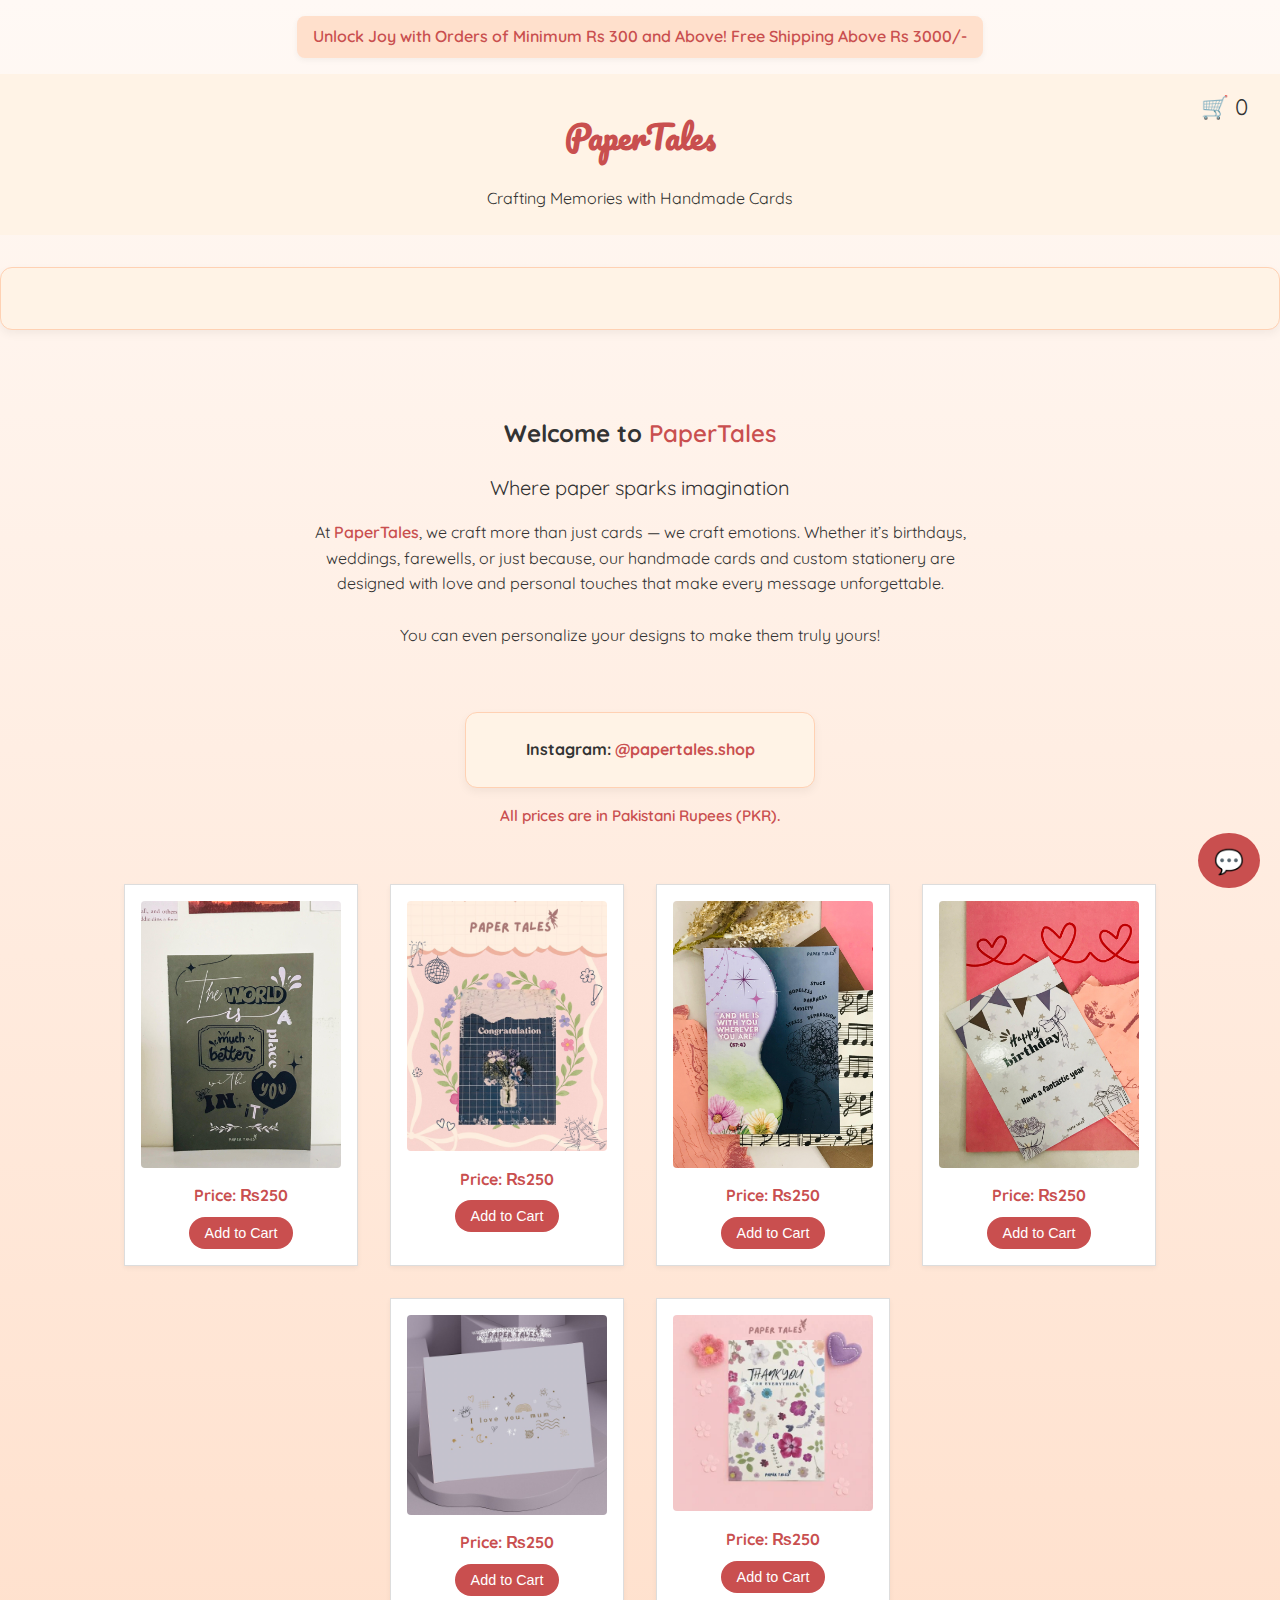
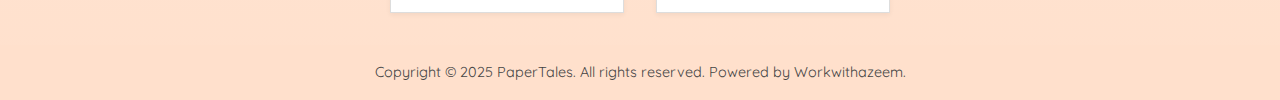
<file: index.html>
<!DOCTYPE html>
<html lang="en">
<head>
  <meta charset="UTF-8" />
  <meta name="viewport" content="width=device-width, initial-scale=1.0, maximum-scale=1">
  <meta name="description" content="Paper Tales offers custom handmade greeting cards and stationery for every occasion.">
  <meta name="keywords" content="handmade greeting cards, custom stationery, PaperTales, personalized cards">
  <meta name="author" content="PaperTales">
  <meta property="og:title" content="PaperTales - Handmade Greeting Cards" />
  <meta property="og:description" content="Custom handmade greeting cards and stationery with love." />
  <meta property="og:image" content="https://papertale.shop/images/sample-card.jpg" />
  <meta property="og:url" content="https://papertale.shop" />
  <meta name="twitter:card" content="summary_large_image" />
  <title>PaperTales - Home</title>
  <link href="https://fonts.googleapis.com/css2?family=Quicksand:wght@400;600&family=Pacifico&display=swap" rel="stylesheet">
  <link rel="stylesheet" href="Homestyles.css">
  <link rel="icon" href="favicon.ico" type="image/x-icon" />
  <link rel="canonical" href="https://papertale.shop/" />

  <style>
    #cartNotification {
  position: fixed;
  bottom: 20px;
  left: 50%;
  transform: translateX(-50%);
  background-color: #3c763d;
  color: white;
  padding: 12px 18px;
  border-radius: 8px;
  font-family: 'Quicksand', sans-serif;
  font-size: 14px;
  opacity: 0;
  pointer-events: none;
  transition: opacity 0.5s ease-in-out;
  z-index: 9999;
}

    

    #cartNotification.show {
      opacity: 1;
      pointer-events: auto;
    }
  </style>
</head>

<body>
  <div class="announcement-wrapper">
    <div class="announcement-bar">
      Unlock Joy with Orders of Minimum Rs 300 and Above! Free Shipping Above Rs 3000/-
    </div>
  </div>

  <header>
    <h1><a href="index.html" class="logo-link" aria-label="PaperTales Home">PaperTales</a></h1>
    <p>Crafting Memories with Handmade Cards</p>
    <a href="order.html" class="cart-icon" aria-label="Go to Order Page">
      🛒 <span id="cart-count">0</span>
    </a>
  </header>

  <div class="running-box">
    <div class="running-text">
      Welcome to PaperTales – Where Every Card Tells a Story
    </div>
  </div>

  <main role="main">
    <section>
      <div class="intro">
        <h2>Welcome to <span class="brand-highlight">PaperTales</span></h2>
        <p class="tagline">Where paper sparks imagination</p>
        <p class="description">
          At <span class="brand-highlight">PaperTales</span>, we craft more than just cards — we craft emotions.
          Whether it’s birthdays, weddings, farewells, or just because, our handmade cards and custom stationery are designed with love and personal touches that make every message unforgettable.
          <br><br>
          You can even personalize your designs to make them truly yours!
        </p>
      </div>

      <div class="insta-box">
        Instagram: <a href="https://www.instagram.com/papertales.shop" target="_blank">@papertales.shop</a>
      </div>

      <div class="currency-note">All prices are in Pakistani Rupees (PKR).</div>

      <div class="product-images" id="products">
        <div class="product">
          <img src="Card-For-You-Papertales.jpg" alt="Handmade 'Card For You' greeting card" loading="lazy" />
          <div class="product-details">
            <p>Price: ₨250</p>
            <button 
  onclick="addToCart({ title: 'Card For You', price: 250 })" 
  aria-label="Add 'Card For You' to cart"
>
  Add to Cart
</button>
          </div>
        </div>
        <div class="product">
          <img src="Congratulations-Card-Papertales.jpg" alt="Congratulations Card" loading="lazy" />
          <div class="product-details">
            <p>Price: ₨250</p>
            <button 
  onclick="addToCart({ title: 'Congratulations Card', price: 250 })" 
  aria-label="Add 'Congratulations Card' to cart"
>
  Add to Cart
</button>

          </div>
        </div>
        <div class="product">
          <img src="God-Bless-Card-Papertales.jpg" alt="God Bless Card" loading="lazy" />
          <div class="product-details">
            <p>Price: ₨250</p>
            <button 
  onclick="addToCart({ title: 'God Bless Card', price: 250 })" 
  aria-label="Add 'God Bless Card' to cart"
>
  Add to Cart
</button>

          </div>
        </div>
        <div class="product">
          <img src="Happy-Birthday-Card-Papertales.jpg" alt="Happy Birthday Card" loading="lazy" />
          <div class="product-details">
            <p>Price: ₨250</p>
            <button 
  onclick="addToCart({ title: 'Happy Birthday Card', price: 250 })" 
  aria-label="Add 'Happy Birthday Card' to cart"
>
  Add to Cart
</button>

          </div>
        </div>
        <div class="product">
          <img src="Mother's-Day-Card-Papertales.jpg" alt="Mother's Day Card" loading="lazy" />
          <div class="product-details">
            <p>Price: ₨250</p>
            <button 
  onclick="addToCart({ title: 'Mother\'s Day Card', price: 250 })" 
  aria-label="Add 'Mother's Day Card' to cart"
>
  Add to Cart
</button>

          </div>
        </div>
        <div class="product">
          <img src="Thank-You-Card-Papertales.jpg" alt="Thank You Card" loading="lazy" />
          <div class="product-details">
            <p>Price: ₨250</p>
            <button 
  onclick="addToCart({ title: 'Thank You Card', price: 250 })" 
  aria-label="Add 'Thank You Card' to cart"
>
  Add to Cart
</button>

          </div>
        </div>



      </div>
    </section>
  </main>

  <div class="contact-container">
    <a href="contact.html" class="contact-circle" aria-label="Contact Us">
      💬
      <span class="tooltip-text">Contact Us</span>
    </a>
  </div>

  <footer>
    Copyright &copy; 2025 PaperTales. All rights reserved. Powered by Workwithazeem.
  </footer>

  <div id="cartNotification">Item added to cart!</div>

  <script>
    function addToCart(product) {
      const cart = JSON.parse(localStorage.getItem("cart")) || [];
      const existingItem = cart.find(item => item.title === product.title);

      if (existingItem) {
        existingItem.quantity += 1;
      } else {
        cart.push({ ...product, quantity: 1 });
      }

      localStorage.setItem("cart", JSON.stringify(cart));
      showCartNotification(`${product.title} added to cart!`);
      updateCartCount();
    }

    function updateCartCount() {
      const cart = JSON.parse(localStorage.getItem("cart")) || [];
      const totalItems = cart.reduce((sum, item) => sum + item.quantity, 0);
      document.getElementById("cart-count").textContent = totalItems;
    }

    function showCartNotification(message = "Item added to cart!") {
      const notif = document.getElementById("cartNotification");
      notif.textContent = message;
      notif.classList.add("show");

      setTimeout(() => {
        notif.classList.remove("show");
      }, 3000);
    }

    document.addEventListener("DOMContentLoaded", updateCartCount);
  </script>
</body>
</html>
</file>
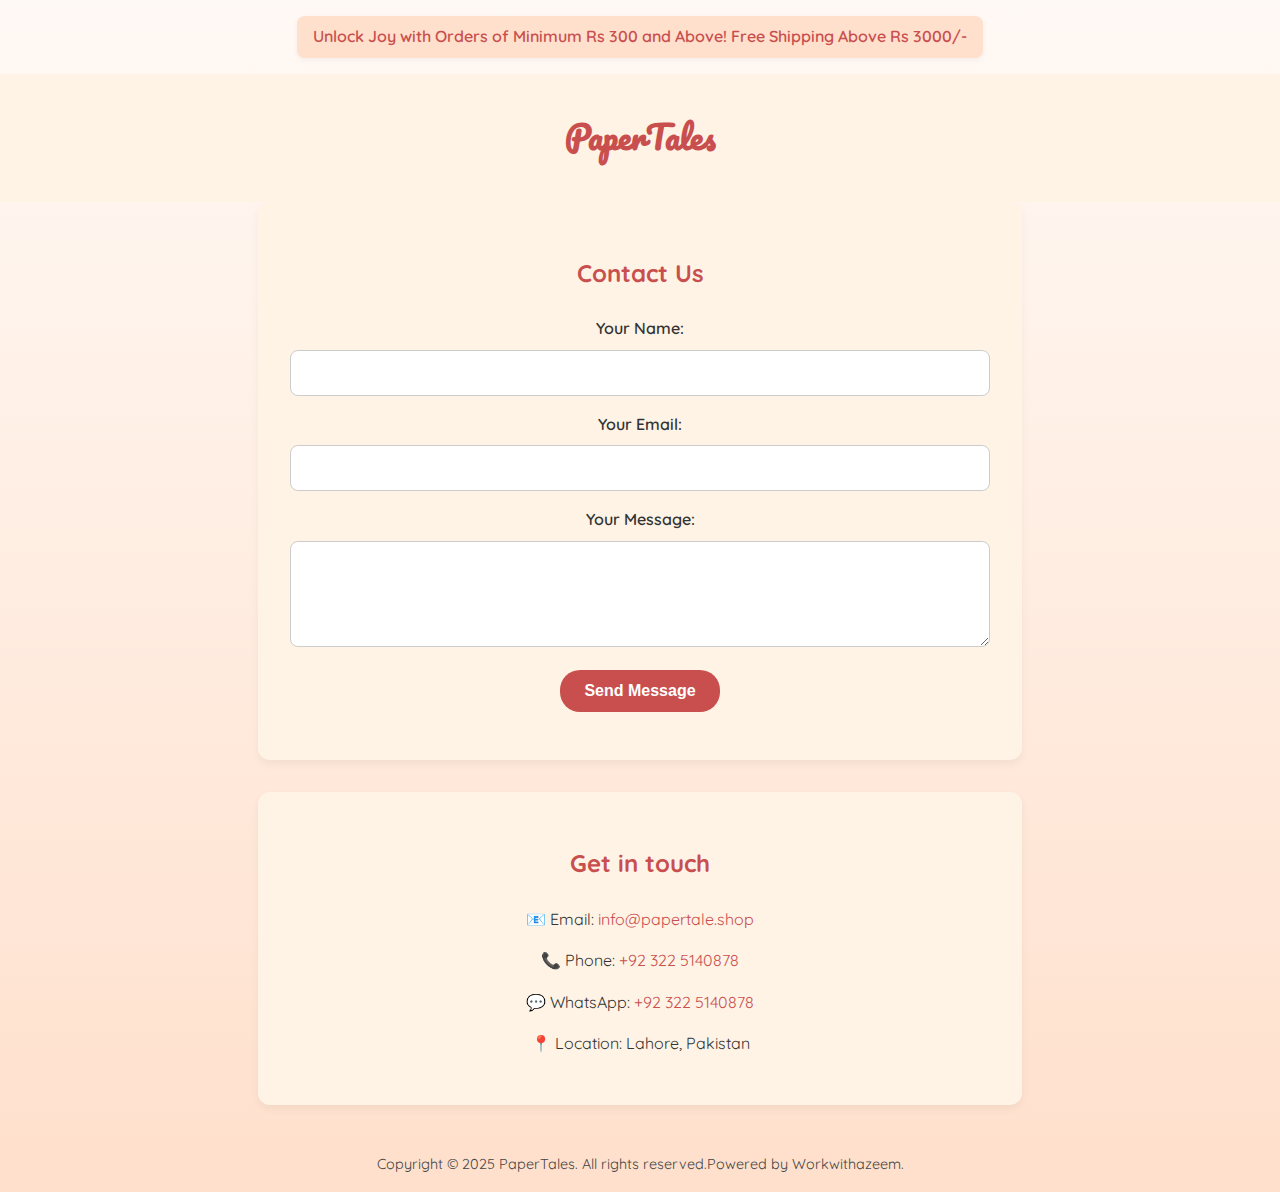
<file: contact.html>
<!DOCTYPE html>
<html lang="en">
<head>
  <meta charset="UTF-8" />
  <meta name="viewport" content="width=device-width, initial-scale=1.0"/>
  <title>Contact Us - PaperTales</title>
  <link href="https://fonts.googleapis.com/css2?family=Quicksand:wght@400;600&family=Pacifico&display=swap" rel="stylesheet">
  <link rel="stylesheet" href="contactstyles.css">
</head>

<body>
<div class="announcement-wrapper">
    <div class="announcement-bar">
  Unlock Joy with Orders of Minimum Rs 300 and Above! Free Shipping Above Rs 3000/-
</div>

<header>
  <h1><a href="index.html" class="logo-link">PaperTales</a></h1>
</header>

<section>
  <h2>Contact Us</h2>
  <form id="contactForm">
    <label for="name">Your Name:</label>
    <input type="text" id="name" name="name" required />

    <label for="email">Your Email:</label>
    <input type="email" id="email" name="email" required />

    <label for="message">Your Message:</label>
    <textarea id="message" name="message" rows="4" required></textarea>

    <button type="submit">Send Message</button>
  </form>
  <p id="contactMessage"></p>
</section>
<section>
    <h2>Get in touch</h2>
    <p>📧 Email: <a href="mailto:info@papertale.shop">info@papertale.shop</a></p>
    <p>📞 Phone: <a href="tel:+923225140878">+92 322 5140878</a></p>
    <p>💬 WhatsApp: <a href="https://wa.me/923225140878" target="_blank">+92 322 5140878</a></p>
    <p>📍 Location: Lahore, Pakistan</p>
  </section>
<footer>
  Copyright &copy; 2025 PaperTales. All rights reserved.Powered by Workwithazeem.
</footer>

<script>
  document.getElementById("contactForm").addEventListener("submit", function(e) {
    e.preventDefault();
    const name = this.name.value.trim();
    const email = this.email.value.trim();
    const message = this.message.value.trim();

    if (!name || !email || !message) {
      alert("Please fill out all fields.");
      return;
    }

    // Placeholder: Handle message sending logic
    this.reset();
    document.getElementById("contactMessage").textContent = "Thank you! We'll get back to you soon.";
  });

  document.addEventListener("DOMContentLoaded", function() {
    const cart = JSON.parse(localStorage.getItem("cart")) || [];
    document.getElementById("cart-count").textContent = cart.length;
  });
</script>

</body>
</html>
</file>
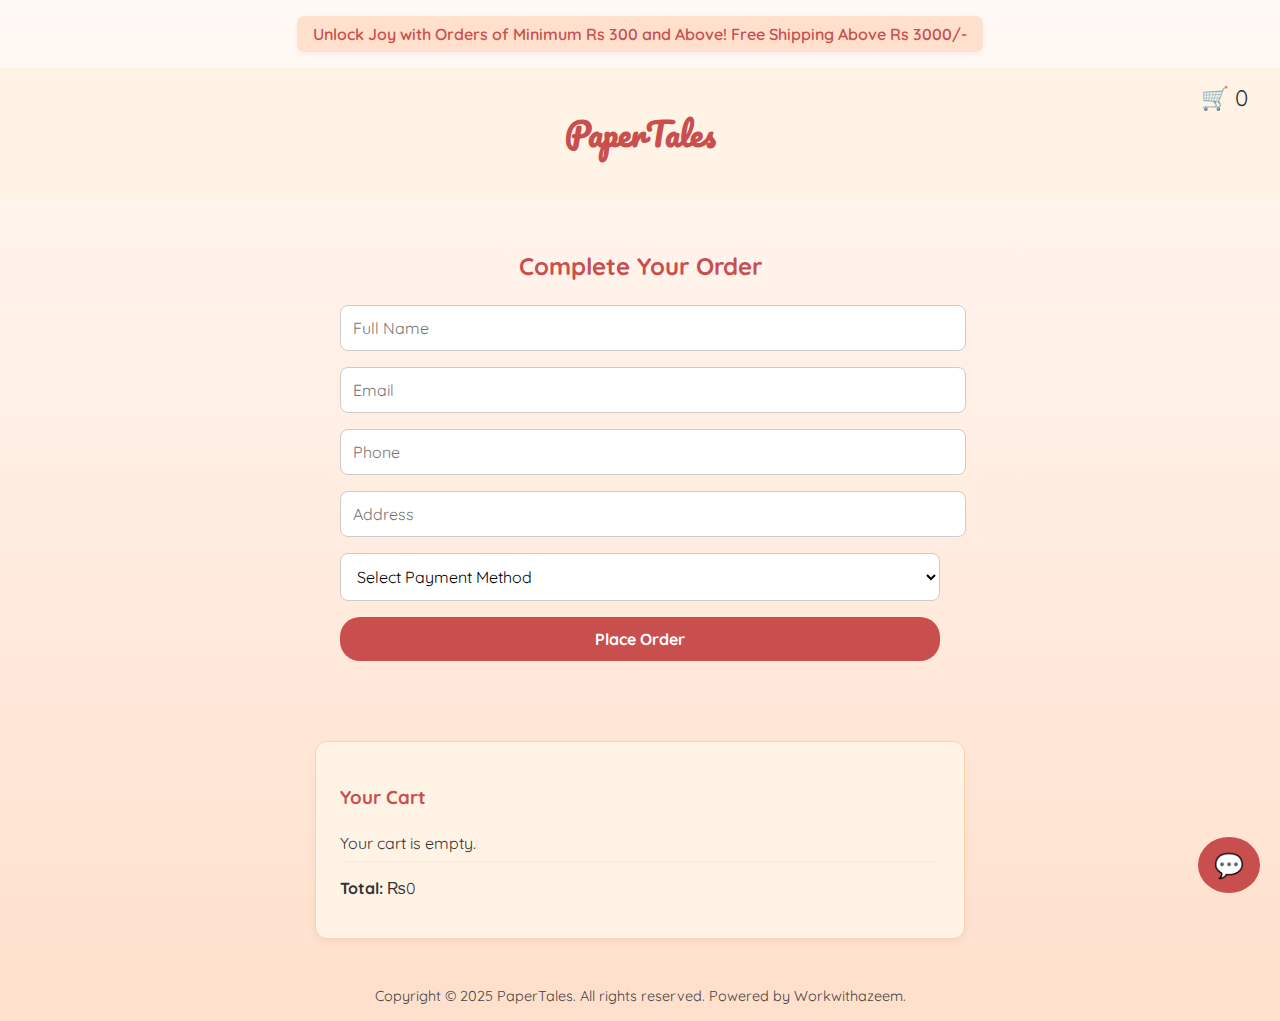
<file: order.html>
<!DOCTYPE html>
<html lang="en">
<head>
  <meta charset="UTF-8" />
  <meta name="viewport" content="width=device-width, initial-scale=1.0"/>
  <title>Place Your Order - Paper Tales</title>
  <link href="https://fonts.googleapis.com/css2?family=Quicksand:wght@400;600&family=Pacifico&display=swap" rel="stylesheet">
  <link rel="stylesheet" href="Orderstyles.css">
</head>
<body>
  <div class="announcement-wrapper">
    <div class="announcement-bar">
      Unlock Joy with Orders of Minimum Rs 300 and Above! Free Shipping Above Rs 3000/-
    </div>
  </div>

  <header>
    <h1><a href="index.html" class="logo-link">PaperTales</a></h1>
    <div class="cart-icon">
      🛒 <span id="cart-count">0</span>
    </div>
  </header>

  <section>
    <h2>Complete Your Order</h2>
    <form id="orderForm">
      <input type="text" name="name" placeholder="Full Name" required />
      <input type="email" name="email" placeholder="Email" required />
      <input type="text" name="phone" placeholder="Phone" required />
      <input type="text" name="address" placeholder="Address" required />
      
      <select name="payment" id="paymentMethod" required>
        <option value="">Select Payment Method</option>
        <option value="COD">Cash on Delivery</option>
        <option value="JazzCash">JazzCash</option>
        <option value="Easypaisa">Easypaisa</option>
      </select>

      <label for="paymentNumber" id="paymentNumberLabel" style="display: none;">Your JazzCash/Easypaisa Number</label>
      <input
        type="text"
        name="paymentNumber"
        id="paymentNumber"
        placeholder="Enter number"
        style="display: none;"
        pattern="\d{10,12}"
        title="Enter a valid number (10–12 digits)"
      />

      <button type="submit">Place Order</button>
    </form>
    <p id="orderMessage"></p>
  </section>

  <div id="cartSummary">
    <h3>Your Cart</h3>
    <ul id="cartItems"></ul>
    <p id="cartTotal"><strong>Total:</strong> ₹0</p>
  </div>

  <div class="contact-container">
    <a href="contact.html" class="contact-circle" aria-label="Contact Us">
      💬
      <span class="tooltip-text">Contact Us</span>
    </a>
  </div>

  <footer>
    Copyright &copy; 2025 PaperTales. All rights reserved. Powered by Workwithazeem.
  </footer>

  <script>
    const productCatalog = {
      "Card For You": 250,
      "Congratulations Card": 250,
      "God Bless Card": 250,
      "Happy Birthday Card": 250,
      "Mother's Day Card": 250,
      "Thank You Card": 250
    };

    function renderCart() {
  const rawCart = JSON.parse(localStorage.getItem("cart")) || [];
  const cartItemsContainer = document.getElementById("cartItems");
  const cartTotal = document.getElementById("cartTotal");
  const cartCount = document.getElementById("cart-count");

  const consolidated = {};
  rawCart.forEach(item => {
    const key = item.title;
    if (!consolidated[key]) {
      consolidated[key] = { ...item };
    } else {
      consolidated[key].quantity += item.quantity || 1;
    }
  });

  const cart = Object.values(consolidated);
  cartItemsContainer.innerHTML = "";

  let total = 0;
  let totalQty = 0;

  if (cart.length === 0) {
    cartItemsContainer.innerHTML = "<li>Your cart is empty.</li>";
    cartTotal.innerHTML = "<strong>Total:</strong> ₨0";
    cartCount.textContent = 0;
    return;
  }

  cart.forEach((item) => {
    const title = item.title;
    const quantity = item.quantity || 1;
    const price = productCatalog[title] || 0;
    const subtotal = price * quantity;
    total += subtotal;
    totalQty += quantity;

    const li = document.createElement("li");
    li.innerHTML = `
      <div>
        <strong>${title}</strong> - ₨${price} each<br>
        Qty:
        <button class="qty-btn" data-title="${title}" data-action="decrease">−</button>
        ${quantity}
        <button class="qty-btn" data-title="${title}" data-action="increase">+</button>
        = ₨${subtotal}
        <button class="remove-btn" data-title="${title}">Remove</button>
      </div>
    `;
    cartItemsContainer.appendChild(li);
  });

  cartTotal.innerHTML = `<strong>Total:</strong> ₨${total}`;
  cartCount.textContent = totalQty;

  document.querySelectorAll(".qty-btn").forEach(button => {
    button.addEventListener("click", function () {
      const title = this.getAttribute("data-title");
      const action = this.getAttribute("data-action");
      let updatedCart = JSON.parse(localStorage.getItem("cart")) || [];

      let found = false;
      updatedCart = updatedCart.map(item => {
        if (item.title === title && !found) {
          found = true;
          if (action === "increase") {
            item.quantity += 1;
          } else if (action === "decrease") {
            item.quantity -= 1;
          }
        }
        return item;
      }).filter(item => item.quantity > 0); // Remove if quantity becomes 0

      localStorage.setItem("cart", JSON.stringify(updatedCart));
      renderCart();
    });
  });

  document.querySelectorAll(".remove-btn").forEach(button => {
    button.addEventListener("click", function () {
      const titleToRemove = this.getAttribute("data-title");
      const newCart = rawCart.filter(item => item.title !== titleToRemove);
      localStorage.setItem("cart", JSON.stringify(newCart));
      renderCart();
    });
  });
}


    document.addEventListener("DOMContentLoaded", () => {
      renderCart();

      document.getElementById("paymentMethod").addEventListener("change", function () {
        const selected = this.value;
        const numberInput = document.getElementById("paymentNumber");
        const numberLabel = document.getElementById("paymentNumberLabel");

        if (selected === "JazzCash" || selected === "Easypaisa") {
          numberInput.style.display = "block";
          numberInput.required = true;
          numberLabel.style.display = "block";
        } else {
          numberInput.style.display = "none";
          numberInput.required = false;
          numberLabel.style.display = "none";
        }
      });

      document.getElementById("orderForm").addEventListener("submit", async function(e) {
        e.preventDefault();

        const submitBtn = this.querySelector("button[type='submit']");
        submitBtn.disabled = true;
        submitBtn.textContent = "Placing Order...";

        const name = this.name.value.trim();
        const email = this.email.value.trim();
        const phone = this.phone.value.trim();
        const address = this.address.value.trim();
        const payment = this.payment.value;
        const paymentNumber = document.getElementById("paymentNumber").value.trim();

        if (!name || !address || !payment) {
          alert("Please complete all required fields.");
          submitBtn.disabled = false;
          submitBtn.textContent = "Place Order";
          return;
        }

        const cart = JSON.parse(localStorage.getItem("cart")) || [];
        if (cart.length === 0) {
          alert("Your cart is empty.");
          submitBtn.disabled = false;
          submitBtn.textContent = "Place Order";
          return;
        }

        const enrichedCart = cart.map(item => ({
          ...item,
          price: productCatalog[item.title] || item.price || 0
        }));

        const total = enrichedCart.reduce((sum, item) => sum + (item.price * item.quantity), 0);

        const orderData = {
          name,
          email,
          phone,
          address,
          payment,
          paymentNumber,
          items: enrichedCart,
          total
        };

        try {
          const response = await fetch("order.php", {
            method: "POST",
            headers: { "Content-Type": "application/json" },
            body: JSON.stringify(orderData)
          });

          const result = await response.json();

          if (result.status === "success") {
            document.getElementById("orderMessage").textContent = "Order placed successfully! Thank you.";
            document.getElementById("orderMessage").scrollIntoView({ behavior: "smooth" });
            this.reset();
            localStorage.removeItem("cart");
            document.getElementById("cart-count").textContent = 0;
            renderCart();

            const redirectTo = payment === "COD" ? "thankyou.html" : "payment-confirmation.html";
            setTimeout(() => window.location.href = redirectTo, 2000);
          } else {
            alert("Error placing order: " + result.message);
            submitBtn.disabled = false;
            submitBtn.textContent = "Place Order";
          }
        } catch (error) {
          alert("Network error. Please try again later.");
          console.error(error);
          submitBtn.disabled = false;
          submitBtn.textContent = "Place Order";
        }
      });
    });
  </script>
</body>
</html>
</file>
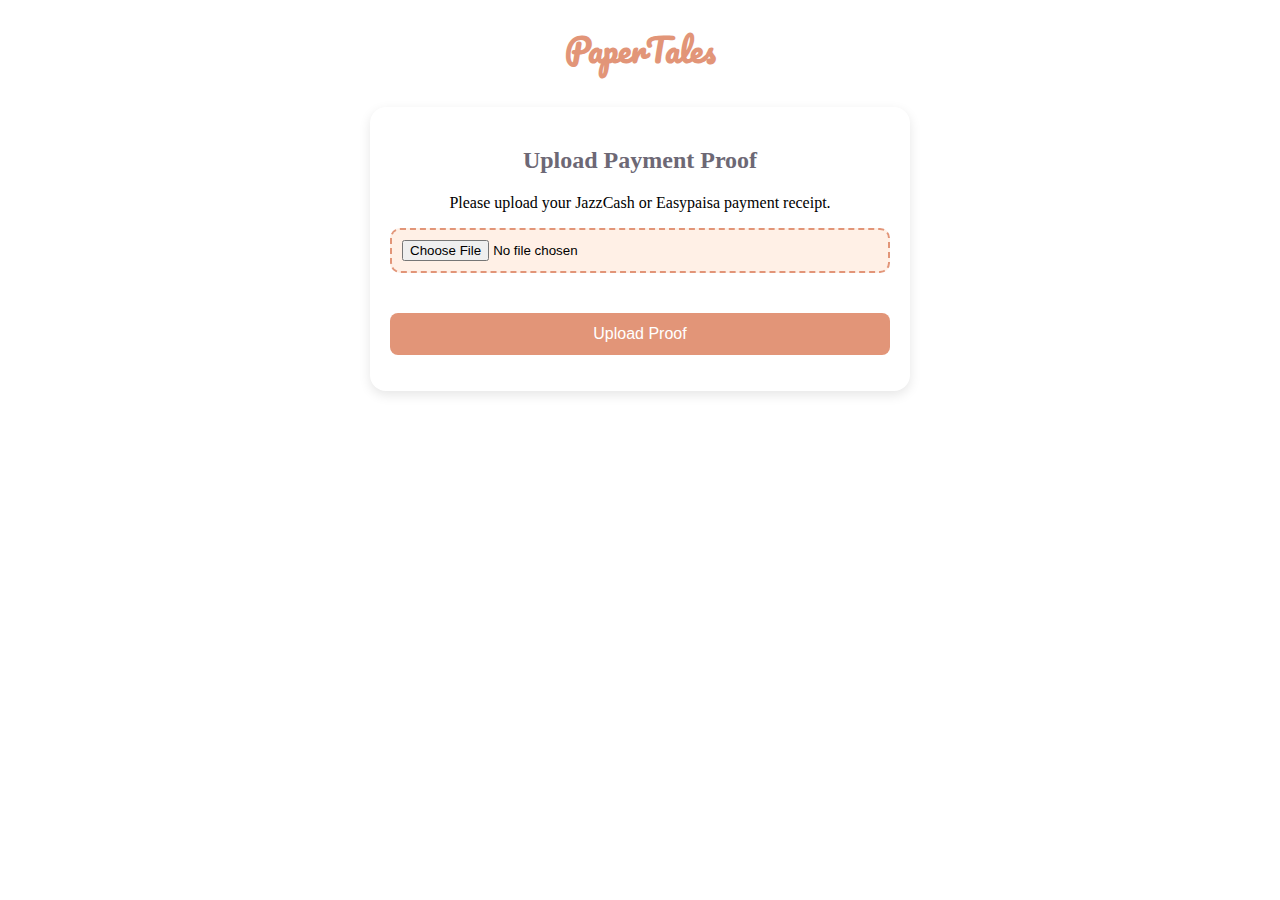
<file: payment-confirmation.html>
<!DOCTYPE html>
<html lang="en">
<head>
  <meta charset="UTF-8" />
  <meta name="viewport" content="width=device-width, initial-scale=1.0"/>
  <title>Upload Payment Proof - Paper Tales</title>
  <link href="https://fonts.googleapis.com/css2?family=Quicksand:wght@400;600&family=Pacifico&display=swap" rel="stylesheet">
  <link rel="stylesheet" href="Paymentstyles.css">
  
</head>
<body>

<header>
  <h1><a href="index.html" class="logo-link">PaperTales</a></h1>
</header>

<div class="container">
  <h2>Upload Payment Proof</h2>
  <p style="text-align:center;">Please upload your JazzCash or Easypaisa payment receipt.</p>

  <form id="proofForm" enctype="multipart/form-data">
    <input type="file" name="paymentProof" accept="image/*,.pdf" required />
    <div id="preview"></div>
    <button type="submit">Upload Proof</button>
  </form>

  <p id="uploadMessage"></p>
</div>

<script>
  const form = document.getElementById("proofForm");
  const fileInput = form.querySelector("input[type='file']");
  const preview = document.getElementById("preview");

  fileInput.addEventListener("change", function () {
    const file = fileInput.files[0];
    preview.innerHTML = "";

    if (!file) return;

    if (file.size > 5 * 1024 * 1024) {
      document.getElementById("uploadMessage").textContent = "⚠️ File size must be under 5MB.";
      return;
    }

    const fileURL = URL.createObjectURL(file);

    if (file.type.startsWith("image/")) {
      const img = document.createElement("img");
      img.src = fileURL;
      preview.appendChild(img);
    } else if (file.type === "application/pdf") {
      const embed = document.createElement("embed");
      embed.src = fileURL;
      embed.type = "application/pdf";
      embed.width = "100%";
      embed.height = "300px";
      preview.appendChild(embed);
    } else {
      preview.innerHTML = "📎 Preview not available for this file type.";
    }
  });

  form.addEventListener("submit", async function (e) {
    e.preventDefault();

    const file = fileInput.files[0];
    const submitBtn = form.querySelector("button");
    const message = document.getElementById("uploadMessage");

    if (!file) return;

    if (file.size > 5 * 1024 * 1024) {
      message.textContent = "⚠️ File size must be under 5MB.";
      return;
    }

    submitBtn.disabled = true;
    submitBtn.textContent = "Uploading...";

    const formData = new FormData();
    formData.append("paymentProof", file);
    formData.append("orderId", sessionStorage.getItem("orderId") || "N/A");

    try {
      const res = await fetch("upload-proof.php", {
        method: "POST",
        body: formData
      });

      const result = await res.json();

      if (result.status === "success") {
        message.textContent = "✅ Proof uploaded successfully!";
        setTimeout(() => {
          sessionStorage.clear();
          window.location.href = "thankyou.html";
        }, 2000);
      } else {
        message.textContent = "❌ Upload failed: " + result.message;
      }
    } catch (err) {
      console.error(err);
      message.textContent = "⚠️ An error occurred during upload.";
    } finally {
      submitBtn.disabled = false;
      submitBtn.textContent = "Upload Proof";
    }
  });
</script>

</body>
</html>
</file>
<file: Homestyles.css>
html {
  scroll-behavior: smooth;
}

body {
  margin: 0;
  font-family: 'Quicksand', sans-serif;
  background: linear-gradient(to bottom, #fff9f5, #ffe0cc);
  color: #333;
  line-height: 1.6;
}

header {
  background: #fff3e6;
  padding: 1rem 2rem;
  text-align: center;
  position: relative;
}

.logo-link {
  font-family: 'Pacifico', cursive;
  font-size: 2rem;
  color: #c94f4f;
  text-decoration: none;
  transition: color 0.3s ease;
}

.logo-link:hover {
  color: #a83838;
}

header p {
  margin: 0.5rem 0;
  font-size: 1rem;
}

.cart-icon {
  position: absolute;
  top: 1rem;
  right: 2rem;
  text-decoration: none;
  font-size: 1.4rem;
  color: #333;
  transition: color 0.3s ease;
}

.cart-icon:hover {
  color: #c94f4f;
}

.announcement-bar {
  background: #ffe0cc;
  color: #c94f4f;
  padding: 0.5rem 1rem;
  font-weight: 600;
  display: inline-block;
  margin: 1rem auto;
  border-radius: 8px;
  box-shadow: 0 2px 6px rgba(0, 0, 0, 0.05);
}

.announcement-wrapper {
  text-align: center;
}

.intro {
  padding: 2rem;
  text-align: center;
}

.brand-highlight {
  color: #c94f4f;
  font-weight: 600;
}

.tagline {
  font-size: 1.25rem;
  margin-bottom: 1rem;
}

.description {
  max-width: 700px;
  margin: 0 auto;
  font-size: 1rem;
}

.currency-note {
  text-align: center;
  font-size: 0.95rem;
  color: #c94f4f;
  font-weight: 600;
  margin-top: -1rem;
  margin-bottom: 1.5rem;
}

.insta-box {
  background-color: #fff3e6;
  border: 1px solid #ffd1b3;
  border-radius: 12px;
  padding: 1.5rem;
  text-align: center;
  margin: 2rem auto;
  max-width: 300px;
  font-weight: bold;
  box-shadow: 0 4px 10px rgba(0, 0, 0, 0.05);
}

.insta-box a {
  color: #c94f4f;
  text-decoration: none;
}

.product-images {
  display: flex;
  flex-wrap: wrap;
  justify-content: center;
  padding: 2rem;
  gap: 2rem;
}

.product {
  background-color: #fff;
  border: 1px solid #ddd;
  padding: 1rem;
  width: 200px;
  text-align: center;
  box-shadow: 0 2px 5px rgba(0, 0, 0, 0.05);
  transition: transform 0.2s ease;
}

.product:hover {
  transform: translateY(-5px);
}

.product img {
  max-width: 100%;
  height: auto;
  border-radius: 4px;
}

.product-details p {
  margin: 0.5rem 0;
  font-weight: bold;
  color: #c94f4f;
}

.product-details button {
  background-color: #c94f4f;
  color: white;
  padding: 0.5rem 1rem;
  border: none;
  border-radius: 20px;
  cursor: pointer;
  font-size: 0.9rem;
  transition: background-color 0.3s ease;
}

.product-details button:hover {
  background-color: #a83838;
}

.product-details button:focus {
  outline: 2px dashed #a83838;
  outline-offset: 4px;
}

.contact-container {
  position: fixed;
  bottom: 20px;
  right: 20px;
}

.contact-circle {
  background-color: #c94f4f;
  color: white;
  padding: 0.8rem 1rem;
  border-radius: 50%;
  font-size: 1.5rem;
  text-decoration: none;
  position: relative;
}

.tooltip-text {
  visibility: hidden;
  position: absolute;
  top: -25px;
  right: 0;
  background-color: #333;
  color: #fff;
  padding: 5px 8px;
  border-radius: 4px;
  font-size: 0.75rem;
  white-space: nowrap;
}

.contact-circle:hover .tooltip-text {
  visibility: visible;
}

footer {
  background-color: #ffe0cc;
  text-align: center;
  padding: 1rem;
  font-size: 0.9rem;
  color: #444;
}

.running-box {
  background-color: #fff3e6;
  border: 1px solid #ffd1b3;
  border-radius: 12px;
  padding: 1rem 0;
  margin: 2rem auto;
  max-width: 100%;
  overflow: hidden;
  box-shadow: 0 4px 10px rgba(0, 0, 0, 0.05);
  position: relative;
}

.running-text {
  display: inline-block;
  white-space: nowrap;
  padding-left: 100%;
  animation: slide-left 12s linear infinite;
  color: #c94f4f;
  font-weight: bold;
  font-size: 1.1rem;
}

@keyframes slide-left {
  0% {
    transform: translateX(0%);
  }
  100% {
    transform: translateX(-100%);
  }
}

.toast {
  visibility: hidden;
  min-width: 250px;
  background-color: #d4a373;
  color: white;
  text-align: center;
  border-radius: 8px;
  padding: 12px 20px;
  position: fixed;
  z-index: 1000;
  bottom: 30px;
  left: 50%;
  transform: translateX(-50%);
  font-family: 'Quicksand', sans-serif;
  font-size: 16px;
  box-shadow: 0 0 10px rgba(0,0,0,0.2);
  transition: opacity 0.3s ease, visibility 0.3s ease;
  opacity: 0;
}

.toast.show {
  visibility: visible;
  opacity: 1;
}

/* Mobile Responsiveness */
@media (max-width: 768px) {
  .product-images {
    flex-direction: column;
    align-items: center;
  }

  .contact-container {
    bottom: 10px;
    right: 10px;
  }

  .insta-box {
    max-width: 100%;
    padding: 1rem;
  }

  .logo-link {
    font-size: 1.8rem;
  }

  .cart-icon {
    font-size: 1.2rem;
  }

  .product {
    width: 100%;
    max-width: 300px;
  }

  .intro,
  .description {
    font-size: 0.95rem;
    padding: 1rem;
  }

  .running-text {
    font-size: 1rem;
  }

  footer {
    font-size: 0.8rem;
  }
}

.notification {
  position: fixed;
  bottom: 20px;
  left: 50%;
  transform: translateX(-50%);
  background-color: #4CAF50;
  color: white;
  padding: 12px 24px;
  border-radius: 8px;
  box-shadow: 0 4px 12px rgba(0,0,0,0.15);
  display: none;
  font-family: 'Quicksand', sans-serif;
  z-index: 1000;
  text-align: center;
  min-width: 250px;
  animation: fadein 0.5s, fadeout 0.5s 2.5s;
}
.notification {
  opacity: 0;
  transition: opacity 0.5s ease;
  ...
}

.notification.show {
  opacity: 1;
}


@keyframes fadein {
  from { bottom: 0; opacity: 0; }
  to { bottom: 20px; opacity: 1; }
}

@keyframes fadeout {
  from { bottom: 20px; opacity: 1; }
  to { bottom: 0; opacity: 0; }
}
</file>
<file: contactstyles.css>
/* contactstyles.css */

body {
  margin: 0;
  font-family: 'Quicksand', sans-serif;
  background: linear-gradient(to bottom, #fff9f5, #ffe0cc);
  color: #333;
  line-height: 1.6;
}

.announcement-bar {
  background: #ffe0cc;
  color: #c94f4f;
  padding: 0.5rem 1rem;
  font-weight: 600;
  display: inline-block;
  margin: 1rem auto;
  border-radius: 8px;
  box-shadow: 0 2px 6px rgba(0, 0, 0, 0.05);
}

.announcement-wrapper {
  text-align: center;
}

header {
  background: #fff3e6;
  padding: 1rem 2rem;
  text-align: center;
  position: relative;
}

.logo-link {
  font-family: 'Pacifico', cursive;
  font-size: 2rem;
  color: #c94f4f;
  text-decoration: none;
  transition: color 0.3s ease;
}

.logo-link:hover {
  color: #a83838;
}

section {
  padding: 2rem;
  max-width: 700px;
  margin: auto;
  background-color: #fff3e6;
  border-radius: 12px;
  box-shadow: 0 4px 10px rgba(0, 0, 0, 0.05);
  margin-bottom: 2rem;
}

h2 {
  color: #c94f4f;
  text-align: center;
  margin-bottom: 1.5rem;
}

form label {
  display: block;
  margin: 1rem 0 0.5rem;
  font-weight: 600;
}

form input,
form textarea {
  width: 100%;
  padding: 0.75rem;
  border: 1px solid #ccc;
  border-radius: 8px;
  font-family: 'Quicksand', sans-serif;
  font-size: 1rem;
  box-sizing: border-box;
}

form button {
  background-color: #c94f4f;
  color: white;
  padding: 0.75rem 1.5rem;
  border: none;
  border-radius: 20px;
  cursor: pointer;
  font-size: 1rem;
  font-weight: bold;
  margin-top: 1rem;
  transition: background-color 0.3s ease;
}

form button:hover {
  background-color: #a83838;
}

#contactMessage {
  text-align: center;
  color: green;
  margin-top: 1rem;
  font-weight: bold;
}

a {
  color: #c94f4f;
  text-decoration: none;
}

a:hover {
  color: #a83838;
}

footer {
  background-color: #ffe0cc;
  text-align: center;
  padding: 1rem;
  font-size: 0.9rem;
  color: #444;
}

/* Mobile Responsiveness */
@media (max-width: 768px) {
  section {
    padding: 1rem;
  }

  .logo-link {
    font-size: 1.8rem;
  }

  footer {
    font-size: 0.8rem;
  }
}
</file>
<file: Orderstyles.css>
/* orderstyles.css */

body {
  font-family: 'Quicksand', sans-serif;
  background: linear-gradient(to bottom, #fff9f5, #ffe0cc);
  color: #333;
  margin: 0;
  padding: 0;
}

header {
  background: #fff3e6;
  padding: 1rem 2rem;
  text-align: center;
  position: relative;
}

.logo-link {
  font-family: 'Pacifico', cursive;
  font-size: 2rem;
  color: #c94f4f;
  text-decoration: none;
}

.logo-link:hover {
  color: #a83838;
}

.cart-icon {
  position: absolute;
  top: 1rem;
  right: 2rem;
  font-size: 1.4rem;
  color: #333;
}

.cart-icon:hover {
  color: #c94f4f;
}

.announcement-bar {
  background: #ffe0cc;
  color: #c94f4f;
  padding: 0.5rem 1rem;
  font-weight: 600;
  display: inline-block;
  margin: 1rem auto;
  border-radius: 8px;
  box-shadow: 0 2px 6px rgba(0, 0, 0, 0.05);
}

.announcement-wrapper {
  text-align: center;
}

section {
  padding: 2rem;
  max-width: 600px;
  margin: auto;
}

h2 {
  text-align: center;
  color: #c94f4f;
  margin-bottom: 1.5rem;
}

form input,
form select,
form button {
  display: block;
  width: 100%;
  margin-bottom: 1rem;
  padding: 0.75rem;
  border: 1px solid #ccc;
  border-radius: 8px;
  font-family: 'Quicksand', sans-serif;
  font-size: 1rem;
}

form select {
  background-color: #fff;
}

form button {
  background-color: #c94f4f;
  color: white;
  border: none;
  cursor: pointer;
  font-weight: bold;
  transition: background-color 0.3s ease;
  border-radius: 20px;
}

form button:hover {
  background-color: #a83838;
}

#orderMessage {
  text-align: center;
  color: green;
  font-weight: bold;
}

#cartSummary {
  max-width: 600px;
  margin: 2rem auto;
  background-color: #fff3e6;
  border: 1px solid #ffd1b3;
  border-radius: 12px;
  padding: 1.5rem;
  box-shadow: 0 4px 10px rgba(0, 0, 0, 0.05);
}

#cartSummary h3 {
  color: #c94f4f;
  margin-bottom: 1rem;
}

#cartItems {
  list-style: none;
  padding: 0;
  margin: 0;
}

#cartItems li {
  padding: 0.5rem 0;
  border-bottom: 1px solid #eee;
}

.qty-btn,
.remove-btn {
  margin: 0 0.25rem;
  background: none;
  border: none;
  color: #c94f4f;
  font-size: 1rem;
  cursor: pointer;
  font-weight: bold;
}

.qty-btn:hover,
.remove-btn:hover {
  color: #a83838;
}

.contact-container {
  position: fixed;
  bottom: 20px;
  right: 20px;
}

.contact-circle {
  background-color: #c94f4f;
  color: white;
  padding: 0.8rem 1rem;
  border-radius: 50%;
  font-size: 1.5rem;
  text-decoration: none;
  position: relative;
}

.tooltip-text {
  visibility: hidden;
  position: absolute;
  top: -25px;
  right: 0;
  background-color: #333;
  color: #fff;
  padding: 5px 8px;
  border-radius: 4px;
  font-size: 0.75rem;
  white-space: nowrap;
}

.contact-circle:hover .tooltip-text {
  visibility: visible;
}

footer {
  background-color: #ffe0cc;
  text-align: center;
  padding: 1rem;
  font-size: 0.9rem;
  color: #444;
}

/* Mobile Responsiveness */
@media (max-width: 768px) {
  section, #cartSummary {
    padding: 1rem;
  }

  .logo-link {
    font-size: 1.8rem;
  }

  .cart-icon {
    font-size: 1.2rem;
  }

  .contact-container {
    bottom: 10px;
    right: 10px;
  }

  footer {
    font-size: 0.8rem;
  }
}
</file>
<file: Paymentstyles.css>
<style>
    body {
      font-family: 'Quicksand', sans-serif;
      margin: 0;
      padding: 20px;
      background-color: #fffaf4;
      color: #333;
    }

    header {
      text-align: center;
      margin-bottom: 30px;
    }

    header h1 {
      font-family: 'Pacifico', cursive;
      font-size: 2rem;
      color: #e29578;
    }

    .logo-link {
      text-decoration: none;
      color: inherit;
    }

    .container {
      max-width: 500px;
      margin: auto;
      background-color: #ffffff;
      padding: 20px;
      border-radius: 16px;
      box-shadow: 0 4px 12px rgba(0, 0, 0, 0.1);
    }

    h2 {
      text-align: center;
      color: #6d6875;
    }

    form {
      display: flex;
      flex-direction: column;
      gap: 15px;
    }

    input[type="file"] {
      padding: 10px;
      border: 2px dashed #e29578;
      border-radius: 10px;
      background-color: #fff0e6;
    }

    button {
      background-color: #e29578;
      color: white;
      border: none;
      padding: 12px;
      font-size: 1rem;
      border-radius: 8px;
      cursor: pointer;
      transition: background 0.3s ease;
    }

    button:hover {
      background-color: #d77d64;
    }

    #uploadMessage {
      text-align: center;
      color: #4caf50;
      margin-top: 10px;
      font-weight: 600;
    }

    #preview {
      margin-top: 10px;
      text-align: center;
    }

    #preview img,
    #preview embed {
      max-width: 100%;
      max-height: 300px;
      border: 1px solid #ccc;
      border-radius: 10px;
    }

    @media (max-width: 500px) {
      .container {
        padding: 15px;
      }

      h2 {
        font-size: 1.4rem;
      }

      button {
        font-size: 0.95rem;
        padding: 10px;
      }
    }
  </style>
</file>
